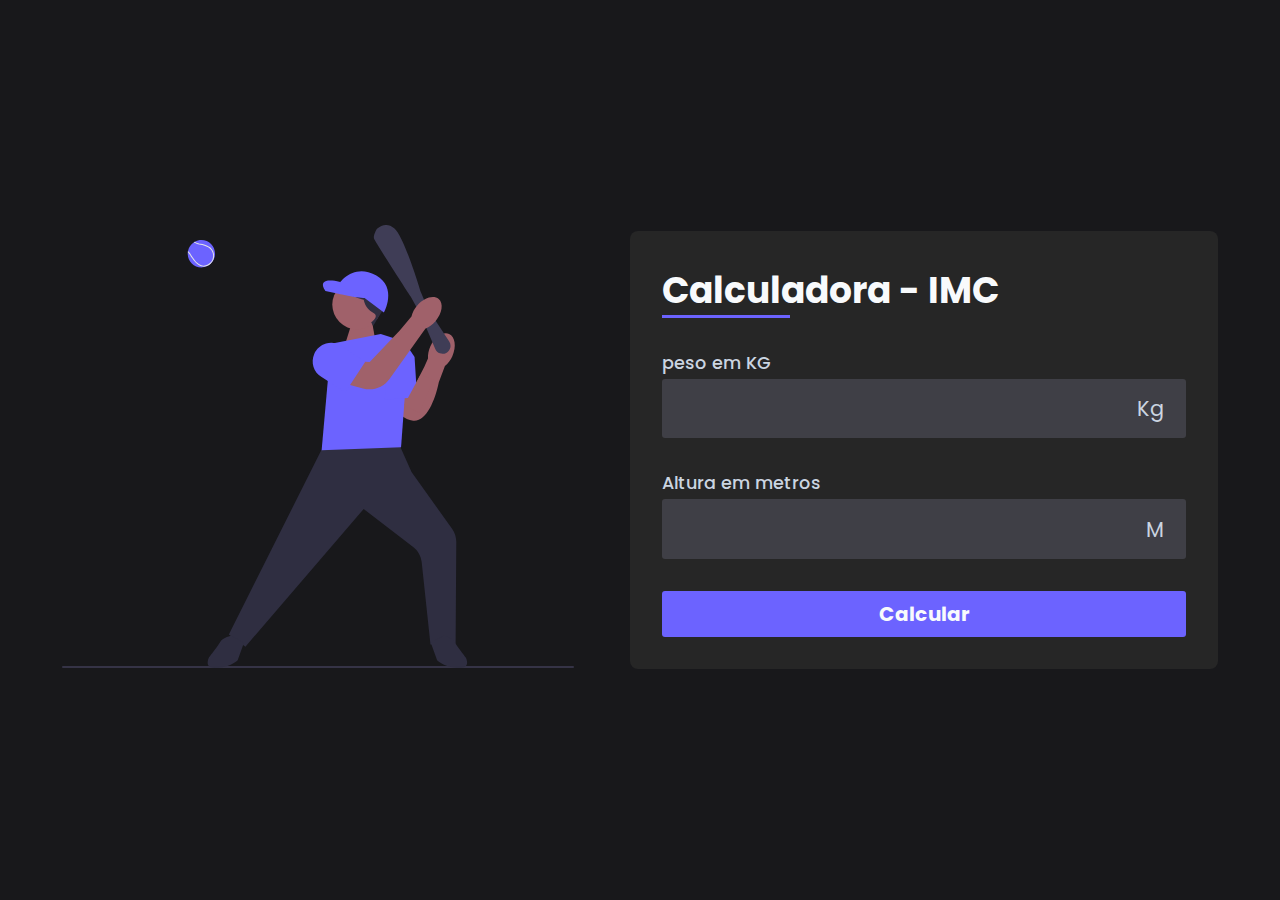
<file: index.html>
<!DOCTYPE html>
<html lang="pt-br">
<head>
    <meta charset="UTF-8">
    <meta name="viewport" content="width=device-width, initial-scale=1.0">
    <title>Calculadora IMC</title>
    <link rel="shortcut icon" href="assets/img/favicom.png" type="image/x-icon">
    <link rel="stylesheet" href="assets/css/calculadora.css">
    <link rel="stylesheet" href="https://cdnjs.cloudflare.com/ajax/libs/font-awesome/6.4.2/css/all.min.css" integrity="sha512-z3gLpd7yknf1YoNbCzqRKc4qyor8gaKU1qmn+CShxbuBusANI9QpRohGBreCFkKxLhei6S9CQXFEbbKuqLg0DA==" crossorigin="anonymous" referrerpolicy="no-referrer" />
</head>
<body>
    <main id="container">
        <section id="img">
            <img src="assets/img/undraw_home_run_acyh.svg" alt="">
        </section>

        <section id="card-calculadora">
            <form id="formulario">
                <h1 class="title">
                    Calculadora - IMC
                </h1>


                <div class="input">
                    <label for="weight">
                        peso em KG
                    </label>
                    <div class="input-icons">
                        <i class="fa-solid fa-weight-hanging"></i>
                        <input type="number" id="weight" required>
                        <span>Kg</span>
                    </div>
                </div>


                <div class="input">
                    <label for="height">
                        Altura em metros
                    </label>
                    <div class="input-icons">
                        <i class="fa-solid fa-ruler"></i>
                        <input type="number" step="0.01" id="height" name="height" required>
                        <span>M</span>
                    </div>
                </div>

                <button class="calculate">
                    Calcular
                </button>
            </form>

            <div id="infos" class="hidden">
                <div class="result">
                    <div class="bmi">
                        <span id="value"></span>
                        <span>Seu IMC</span>
                    </div>
                    <div id="description">
                        <span></span>
                    </div>
                </div>

                <div class="more_info">
                    <a href="https://mundoeducacao.uol.com.br/saude-bem-estar/imc.htm#:~:text=IMC%20em%20adultos&text=%C3%8Dndices%20abaixo%20de%2018.5%20n%C3%A3o,das%20vezes%2C%20de%20ordem%20est%C3%A9tica.">
                        Mais informações sobre o IMC
                        <i class="fa-solid fa-up-right-from-square"></i>

                    </a>
                </div>
            </div>
        </section>
    </main>

    <script src="assets/js/calculadora.js"></script>
</body>
</html>
</file>
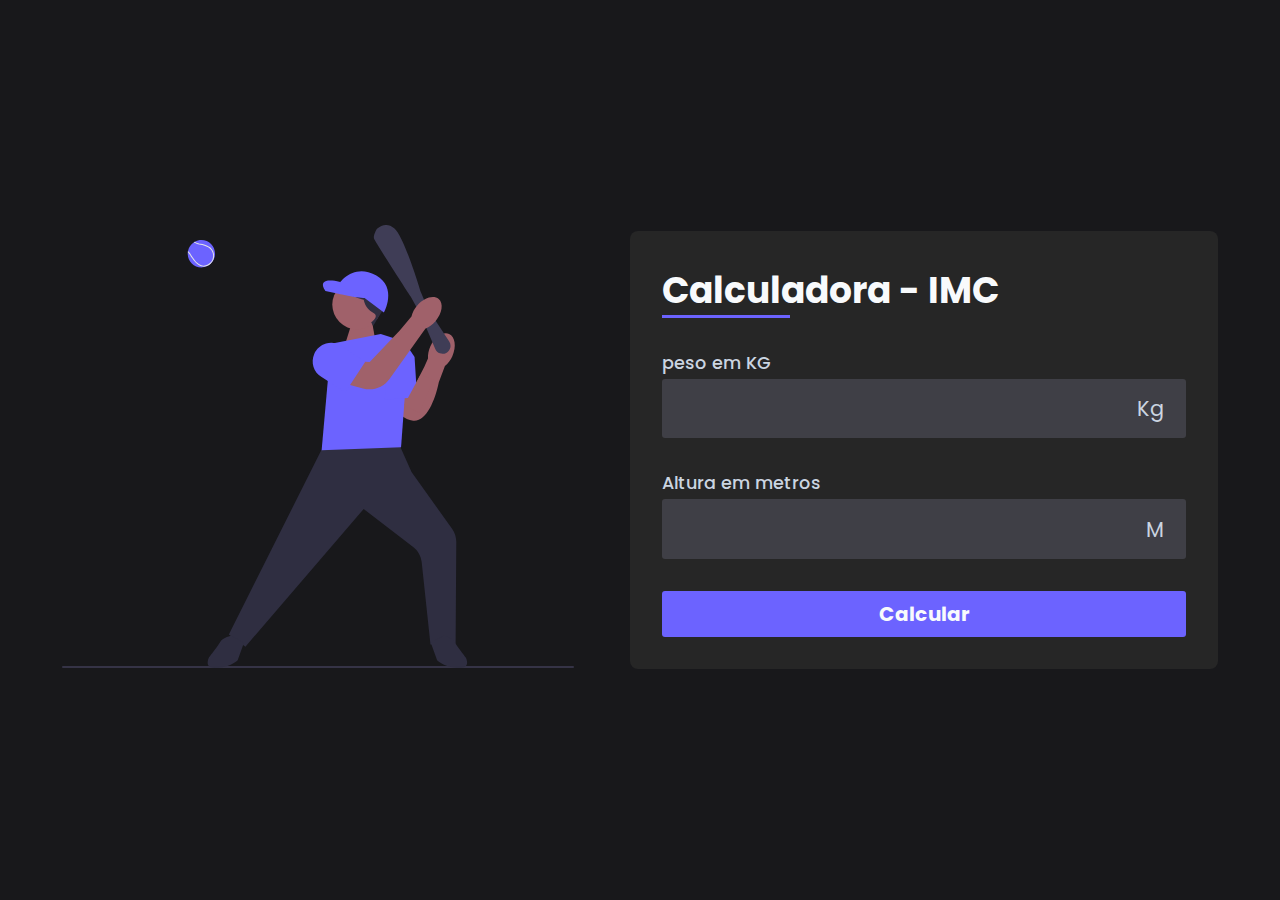
<file: calculadora.html>
<!DOCTYPE html>
<html lang="pt-br">
<head>
    <meta charset="UTF-8">
    <meta name="viewport" content="width=device-width, initial-scale=1.0">
    <title>Calculadora Imc</title>
    <link rel="shortcut icon" href="assets/img/favicom.png" type="image/x-icon">
    <link rel="stylesheet" href="assets/css/calculadora.css">
    <link rel="stylesheet" href="https://cdnjs.cloudflare.com/ajax/libs/font-awesome/6.4.2/css/all.min.css" integrity="sha512-z3gLpd7yknf1YoNbCzqRKc4qyor8gaKU1qmn+CShxbuBusANI9QpRohGBreCFkKxLhei6S9CQXFEbbKuqLg0DA==" crossorigin="anonymous" referrerpolicy="no-referrer" />
</head>
<body>
    <main id="container">
        <section id="img">
            <img src="assets/img/undraw_home_run_acyh.svg" alt="">
        </section>

        <section id="card-calculadora">
            <form id="formulario">
                <h1 class="title">
                    Calculadora - IMC
                </h1>


                <div class="input">
                    <label for="weight">
                        peso em KG
                    </label>
                    <div class="input-icons">
                        <i class="fa-solid fa-weight-hanging"></i>
                        <input type="number" id="weight" required>
                        <span>Kg</span>
                    </div>
                </div>


                <div class="input">
                    <label for="height">
                        Altura em metros
                    </label>
                    <div class="input-icons">
                        <i class="fa-solid fa-ruler"></i>
                        <input type="number" step="0.01" id="height" name="height" required>
                        <span>M</span>
                    </div>
                </div>

                <button class="calculate">
                    Calcular
                </button>
            </form>

            <div id="infos" class="hidden">
                <div class="result">
                    <div class="bmi">
                        <span id="value"></span>
                        <span>Seu IMC</span>
                    </div>
                    <div id="description">
                        <span></span>
                    </div>
                </div>

                <div class="more_info">
                    <a href="https://mundoeducacao.uol.com.br/saude-bem-estar/imc.htm#:~:text=IMC%20em%20adultos&text=%C3%8Dndices%20abaixo%20de%2018.5%20n%C3%A3o,das%20vezes%2C%20de%20ordem%20est%C3%A9tica.">
                        Mais informações sobre o IMC
                        <i class="fa-solid fa-up-right-from-square"></i>

                    </a>
                </div>
            </div>
        </section>
    </main>

    <script src="assets/js/calculadora.js"></script>
</body>
</html>
</file>
<file: assets/css/calculadora.css>
@import url('https://fonts.googleapis.com/css2?family=Outfit:wght@400;700&family=Poppins:wght@100;200;300;400;500&display=swap');

*{
    font-family: 'Poppins', sans-serif;
    margin: 0;
    padding: 0;
    box-sizing: border box;
}

body{
    display: flex;
    align-items: center;
    justify-content: center;
    width: 100%;
    height: 100vh;
    background-color: #18181b;
}

#container{
    display: flex;
    align-items: center;
    gap: 3.5rem;
}

#img img{
    width: 32rem;
}


#card-calculadora{
    display: flex;
    flex-direction: column;
    gap: 2rem;
    padding: 2rem;
    color: #f8fafc;
    background-color: #262626;
    border-radius: 8px;
}

#formulario{
    display: flex;
    flex-direction: column;
    gap: 2rem;
}

.title{
    font-size: 2.25rem;
    position: relative;
}

.title::after{
    position: absolute;
    content: "";
    background-color:#6C63FF;
    width: 8rem;
    height: 3px;
    bottom: 0;
    left: 0;
}

.input label{
    font-size: 1.1rem;
    color: #cbd5e1;
    font-weight: 500;
}

.input-icons{
    display: flex;
    align-items: center;
    justify-content: space-between;
    background-color: #3f3f46;
    padding: 0.3rem;
    border-radius: 3px;
    margin-top: 3px;
}

.input-icons span, 
.input-icons i{
    color: #cbd5e1;
    font-size: 1.3rem;
    padding: 0.6rem 1rem;
}

.input-icons input{
    background-color: transparent;
    border: none;
    width: 100%;
    font-size: 1.3rem;
    color: #f8fafc;
    padding: 0 0.5rem;
}

.input-icons input::-webkit-outer-spin-button,
.input-icons input::-webkit-inner-spin-button{
    appearance: none; 
}

.input-icons input:focus{
    outline: none;
}

.calculate{
    border: none;
    font-size: 1.25rem;
    font-weight: bold;
    background-color: #6C63FF;
    color:#f8fafc;
    padding: 0.5rem 0;
    border-radius: 3px;
    cursor: pointer;
}

.result{
    display: flex;
    gap: 2rem;
    align-items: center;
    border-top: 1px solid #ffffff34;
    padding: 0.75rem 0;
}

.bmi{
    display: flex;
    align-items: center;
    flex-direction: column;
    font-size: 2.25rem;
}

.bmi span:last-child{
    font-size: 0.875rem;
    color: #cbd5e1;
}

.description{
    width: 15.5rem;
}

.more_info{
    border-top: 1px solid #ffffff34;
    padding: 1.5rem;
}

.more_info a{
    color: #6C63FF;
    display: flex;
    justify-content: center;
    align-items: center;
    gap: 0.6rem;
    font-size: 0.875rem;
    text-decoration: none;
    transition: color 0.5s;
}

.more_info a:hover{
    color: #cbd5e1;
}

.hidden{
    display: none;
}

.normal{
    color: #6C63FF;
}

.attention{
    color: #dc2626;
}

@media screen and (max-width: 1024px) {
    #img{
        display: none;
    }
}

@media screen and (max-width: 500px) {
    #container{
        width: 100%;
        height: 100%;
    }

    #card-calculadora{
        width: 100%;
        height: 100%;
        border-radius: 0;
        justify-content: center;
    }
}
</file>
